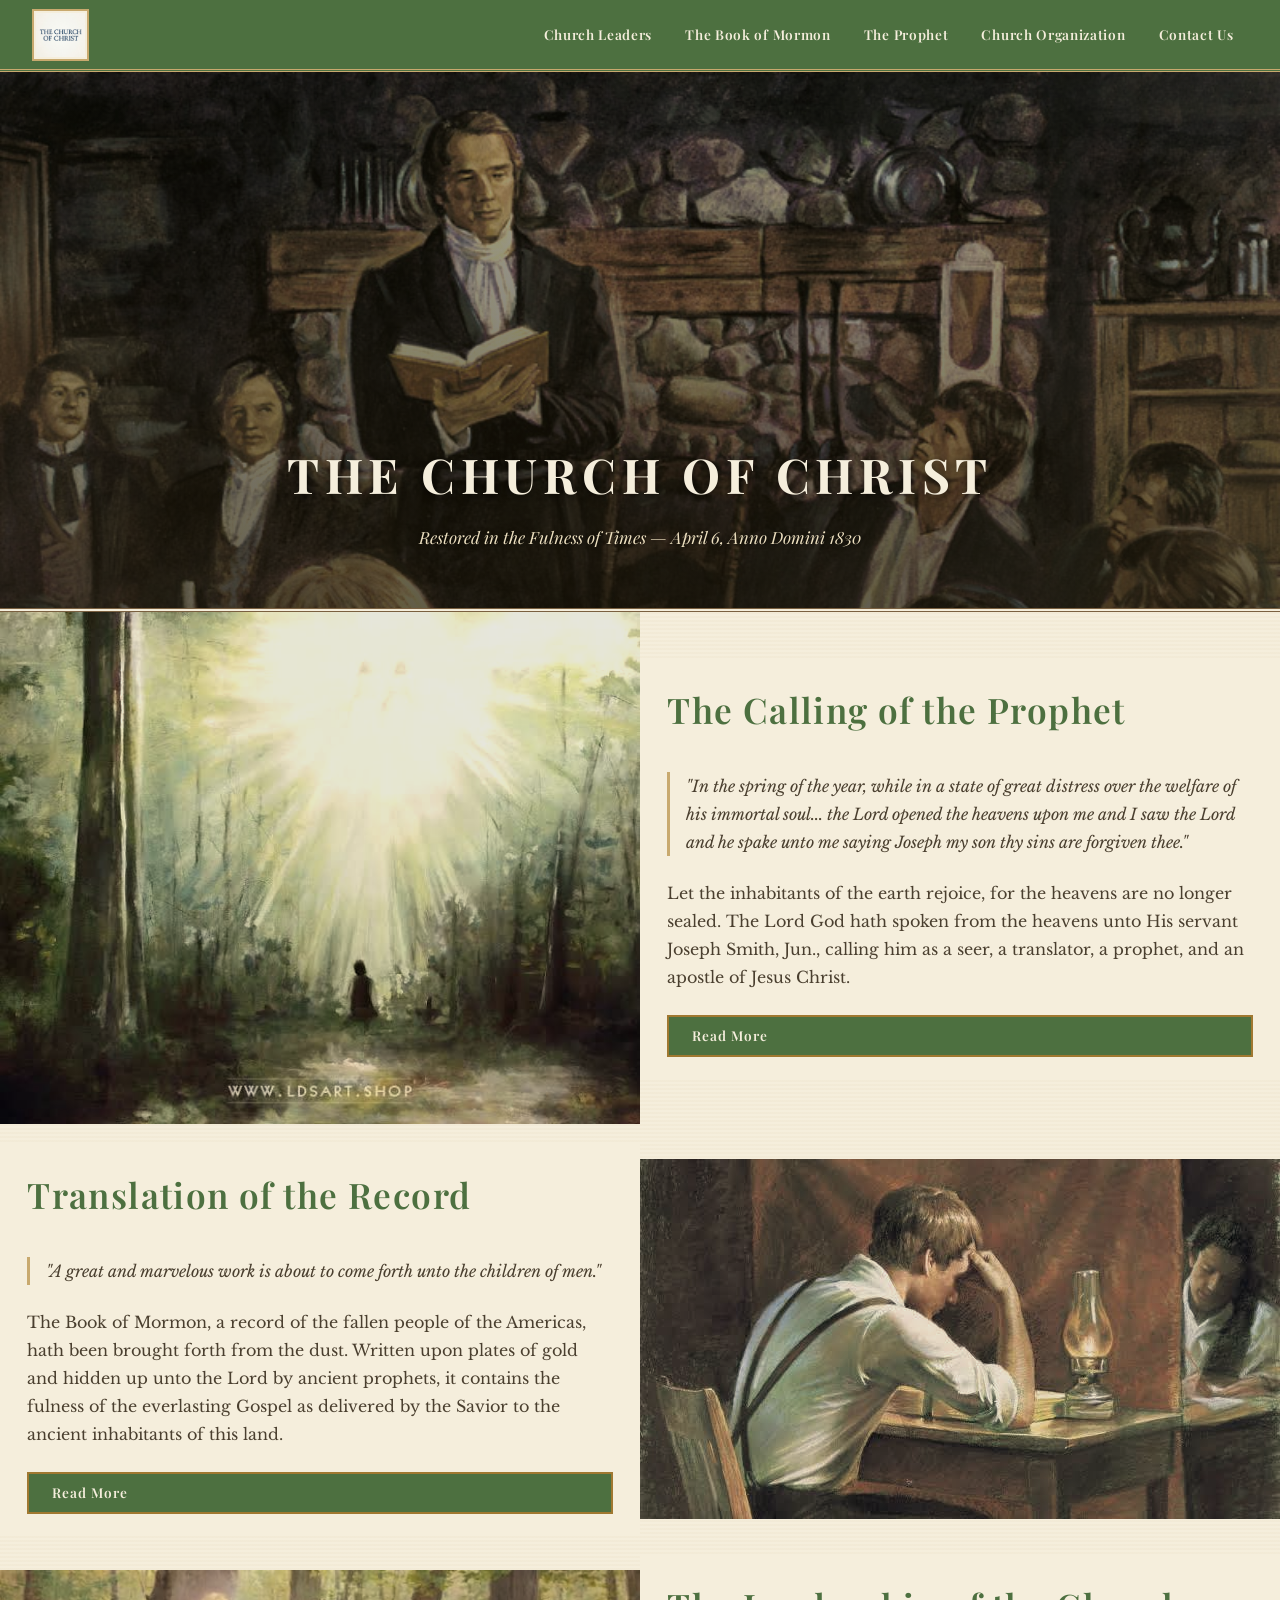
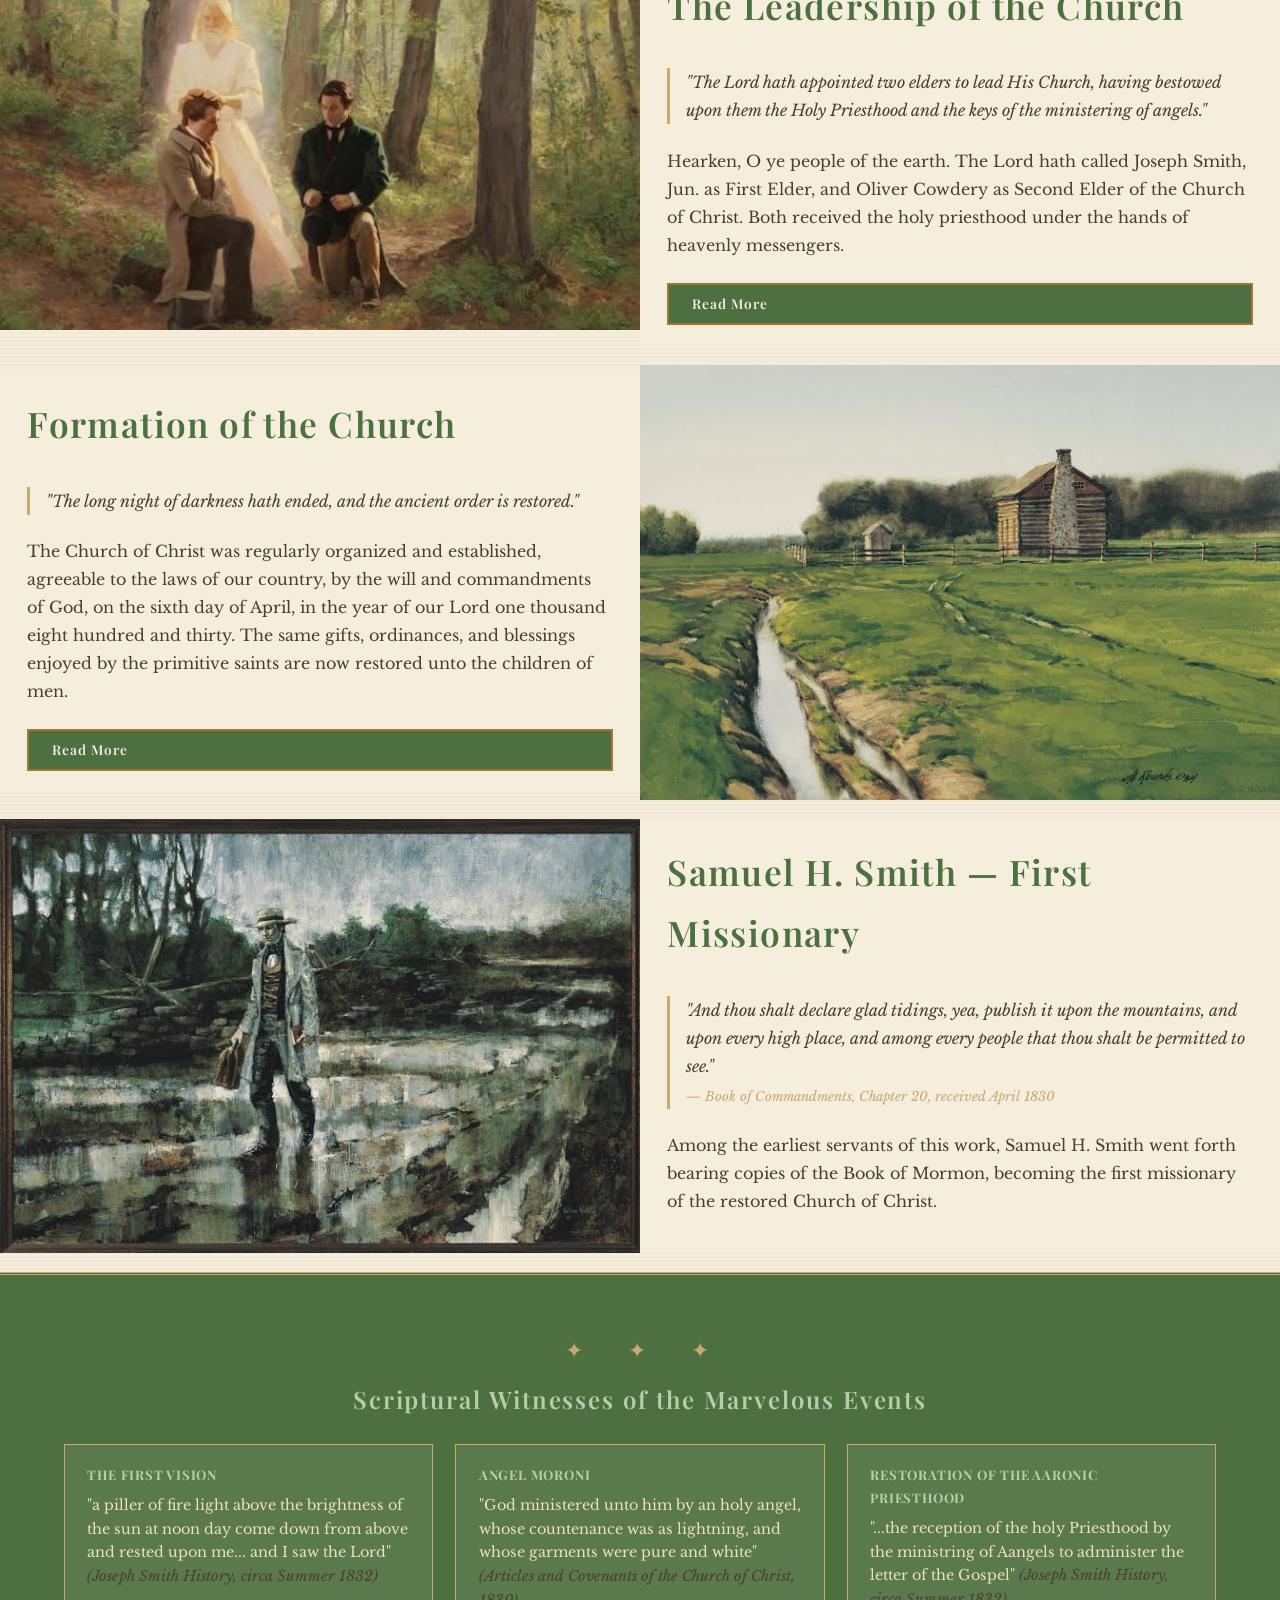
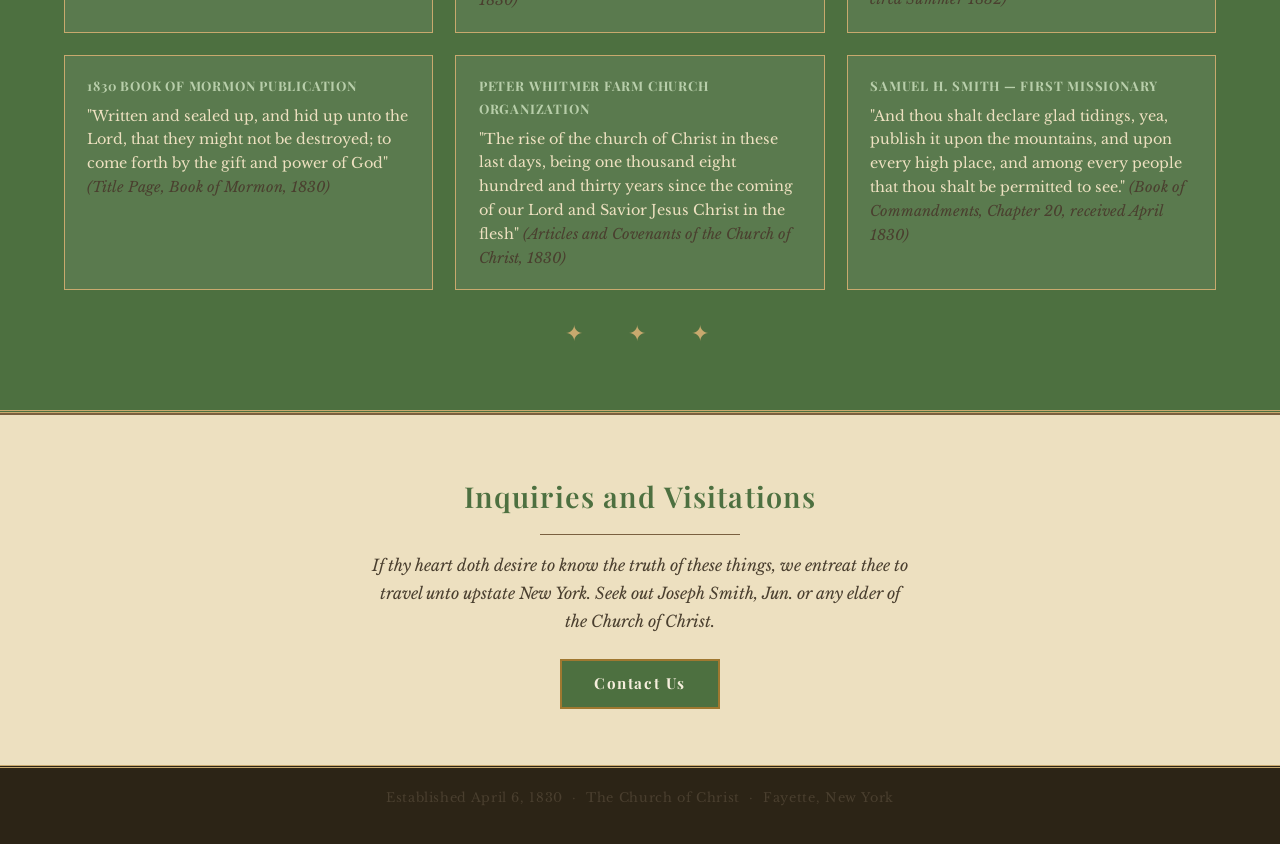
<file: index.html>
<!DOCTYPE html>
<html lang="en">
<head>
  <meta charset="UTF-8" />
  <meta name="viewport" content="width=device-width, initial-scale=1.0" />
  <meta name="description" content="The Church of Christ — Restored in these latter days. Bearing witness of the First Vision, the Book of Mormon, and the restoration of the Holy Priesthood." />
  <title>The Church of Christ</title>
  <link rel="stylesheet" href="styles.css" />
</head>
<body>

  <!-- ══════════════════════════════════════════
       NAVIGATION
  ══════════════════════════════════════════ -->
  <nav class="site-nav">
    <a class="logo-wrap" href="index.html">
      <img src="Photos/logo.jpeg" alt="Church of Christ Seal" />
    </a>
    <ul>
      <li><a href="Church_Leaders.html">Church Leaders</a></li>
      <li><a href="The_Book_of_Mormon.html">The Book of Mormon</a></li>
      <li><a href="The_Prophet.html">The Prophet</a></li>
      <li><a href="Church_Organization.html">Church Organization</a></li>
      <li><a href="Contact_Us.html">Contact Us</a></li>
    </ul>
  </nav>

  <!-- ══════════════════════════════════════════
       HERO — Jesus Christ
  ══════════════════════════════════════════ -->
  <section class="hero">
    <img src="Photos/organize_hor.jpg" alt="The Organization of the Church of Christ" />
    <div class="hero-overlay">
      <h1>The Church of Christ</h1>
      <p class="hero-sub">Restored in the Fulness of Times — April 6, Anno Domini 1830</p>
    </div>
  </section>

  <!-- ══════════════════════════════════════════
       ROW 1 — The First Vision (image left)
  ══════════════════════════════════════════ -->
  <section class="content-section">
    <div class="section-image">
      <img src="Photos/Vision_hor.jpeg" alt="The First Vision — The Sacred Grove" />
    </div>
    <div class="section-text">
      <h2>The Calling of the Prophet</h2>
      <blockquote>
        "In the spring of the year, while in a state of great distress over the welfare of
        his immortal soul... the Lord opened the heavens upon me and I saw the Lord and
        he spake unto me saying Joseph my son thy sins are forgiven thee."
      </blockquote>
      <p>
        Let the inhabitants of the earth rejoice, for the heavens are no longer sealed.
        The Lord God hath spoken from the heavens unto His servant Joseph Smith, Jun.,
        calling him as a seer, a translator, a prophet, and an apostle of Jesus Christ.
      </p>
      <a class="btn-readmore" href="The_Prophet.html">Read More</a>
    </div>
  </section>

  <!-- ══════════════════════════════════════════
       ROW 2 — Book of Mormon (text left, image right)
  ══════════════════════════════════════════ -->
  <section class="content-section reverse">
    <div class="section-image">
      <img src="Photos/translation_hor.jpeg" alt="Translation of the Record — Book of Mormon" />
    </div>
    <div class="section-text">
      <h2>Translation of the Record</h2>
      <blockquote>
        "A great and marvelous work is about to come forth unto the children of men."
      </blockquote>
      <p>
        The Book of Mormon, a record of the fallen people of the Americas, hath been brought
        forth from the dust. Written upon plates of gold and hidden up unto the Lord by
        ancient prophets, it contains the fulness of the everlasting Gospel as delivered
        by the Savior to the ancient inhabitants of this land.
      </p>
      <a class="btn-readmore" href="The_Book_of_Mormon.html">Read More</a>
    </div>
  </section>

  <!-- ══════════════════════════════════════════
       ROW 3 — Priesthood Restoration (image left)
  ══════════════════════════════════════════ -->
  <section class="content-section">
    <div class="section-image">
      <img src="Photos/Priesthood_hor.jpeg" alt="Restoration of the Priesthood" />
    </div>
    <div class="section-text">
      <h2>The Leadership of the Church</h2>
      <blockquote>
        "The Lord hath appointed two elders to lead His Church, having bestowed upon
        them the Holy Priesthood and the keys of the ministering of angels."
      </blockquote>
      <p>
        Hearken, O ye people of the earth. The Lord hath called Joseph Smith, Jun. as
        First Elder, and Oliver Cowdery as Second Elder of the Church of Christ.
        Both received the holy priesthood under the hands of heavenly messengers.
      </p>
      <a class="btn-readmore" href="Church_Leaders.html">Read More</a>
    </div>
  </section>

  <!-- ══════════════════════════════════════════
       ROW 4 — Formation of the Church (text left, image right)
  ══════════════════════════════════════════ -->
  <section class="content-section reverse">
    <div class="section-image">
      <img src="Photos/Fayette_hor.jpeg" alt="Peter Whitmer Farm — Church Organization" />
    </div>
    <div class="section-text">
      <h2>Formation of the Church</h2>
      <blockquote>
        "The long night of darkness hath ended, and the ancient order is restored."
      </blockquote>
      <p>
        The Church of Christ was regularly organized and established, agreeable to the
        laws of our country, by the will and commandments of God, on the sixth day of
        April, in the year of our Lord one thousand eight hundred and thirty.
        The same gifts, ordinances, and blessings enjoyed by the primitive saints are
        now restored unto the children of men.
      </p>
      <a class="btn-readmore" href="Church_Organization.html">Read More</a>
    </div>
  </section>

  <!-- ══════════════════════════════════════════
       ROW 5 — Samuel H. Smith, First Missionary
  ══════════════════════════════════════════ -->
  <section class="content-section">
    <div class="section-image">
      <img src="Photos/samuel_hor.jpeg" alt="Samuel H. Smith — First Missionary" />
    </div>
    <div class="section-text">
      <h2>Samuel H. Smith — First Missionary</h2>
      <blockquote>
        "And thou shalt declare glad tidings, yea, publish it upon the mountains,
        and upon every high place, and among every people that thou shalt be
        permitted to see."
        <cite style="display:block; margin-top:0.4rem; font-size:0.82rem; color:var(--sepia);">
          — Book of Commandments, Chapter 20, received April 1830
        </cite>
      </blockquote>
      <p>
        Among the earliest servants of this work, Samuel H. Smith went forth
        bearing copies of the Book of Mormon, becoming the first missionary of
        the restored Church of Christ.
      </p>
    </div>
  </section>

  <!-- ══════════════════════════════════════════
       SCRIPTURAL WITNESSES BAND
  ══════════════════════════════════════════ -->
  <section class="witnesses-band">
    <div class="ornament">✦ &nbsp; ✦ &nbsp; ✦</div>
    <h2>Scriptural Witnesses of the Marvelous Events</h2>
    <div class="witnesses-grid">

      <div class="witness-card">
        <span class="witness-label">The First Vision</span>
        <p>
          "a piller of fire light above the brightness of the sun at noon day come
          down from above and rested upon me... and I saw the Lord"
          <em>(Joseph Smith History, circa Summer 1832)</em>
        </p>
      </div>

      <div class="witness-card">
        <span class="witness-label">Angel Moroni</span>
        <p>
          "God ministered unto him by an holy angel, whose countenance was as
          lightning, and whose garments were pure and white"
          <em>(Articles and Covenants of the Church of Christ, 1830)</em>
        </p>
      </div>

      <div class="witness-card">
        <span class="witness-label">Restoration of the Aaronic Priesthood</span>
        <p>
          "...the reception of the holy Priesthood by the ministring of Aangels to
          administer the letter of the Gospel"
          <em>(Joseph Smith History, circa Summer 1832)</em>
        </p>
      </div>

      <div class="witness-card">
        <span class="witness-label">1830 Book of Mormon Publication</span>
        <p>
          "Written and sealed up, and hid up unto the Lord, that they might not be
          destroyed; to come forth by the gift and power of God"
          <em>(Title Page, Book of Mormon, 1830)</em>
        </p>
      </div>

      <div class="witness-card">
        <span class="witness-label">Peter Whitmer Farm Church Organization</span>
        <p>
          "The rise of the church of Christ in these last days, being one thousand
          eight hundred and thirty years since the coming of our Lord and Savior
          Jesus Christ in the flesh"
          <em>(Articles and Covenants of the Church of Christ, 1830)</em>
        </p>
      </div>

      <div class="witness-card">
        <span class="witness-label">Samuel H. Smith — First Missionary</span>
        <p>
          "And thou shalt declare glad tidings, yea, publish it upon the mountains,
          and upon every high place, and among every people that thou shalt be
          permitted to see."
          <em>(Book of Commandments, Chapter 20, received April 1830)</em>
        </p>
      </div>

    </div>
    <div class="ornament" style="margin-top:1.5rem;">✦ &nbsp; ✦ &nbsp; ✦</div>
  </section>

  <!-- ══════════════════════════════════════════
       INQUIRIES & VISITATIONS BANNER
  ══════════════════════════════════════════ -->
  <section class="inquiries">
    <h2>Inquiries and Visitations</h2>
    <hr class="rule" style="max-width:200px; margin: 0.5rem auto 1rem;" />
    <p>
      If thy heart doth desire to know the truth of these things,
      we entreat thee to travel unto upstate New York. Seek out Joseph Smith, Jun.
      or any elder of the Church of Christ.
    </p>
    <a class="btn-contact" href="Contact_Us.html">Contact Us</a>
  </section>

  <!-- ══════════════════════════════════════════
       FOOTER
  ══════════════════════════════════════════ -->
  <footer>
    <p>Established April 6, 1830 &nbsp;·&nbsp; The Church of Christ &nbsp;·&nbsp; Fayette, New York</p>
  </footer>

</body>
</html>
</file>
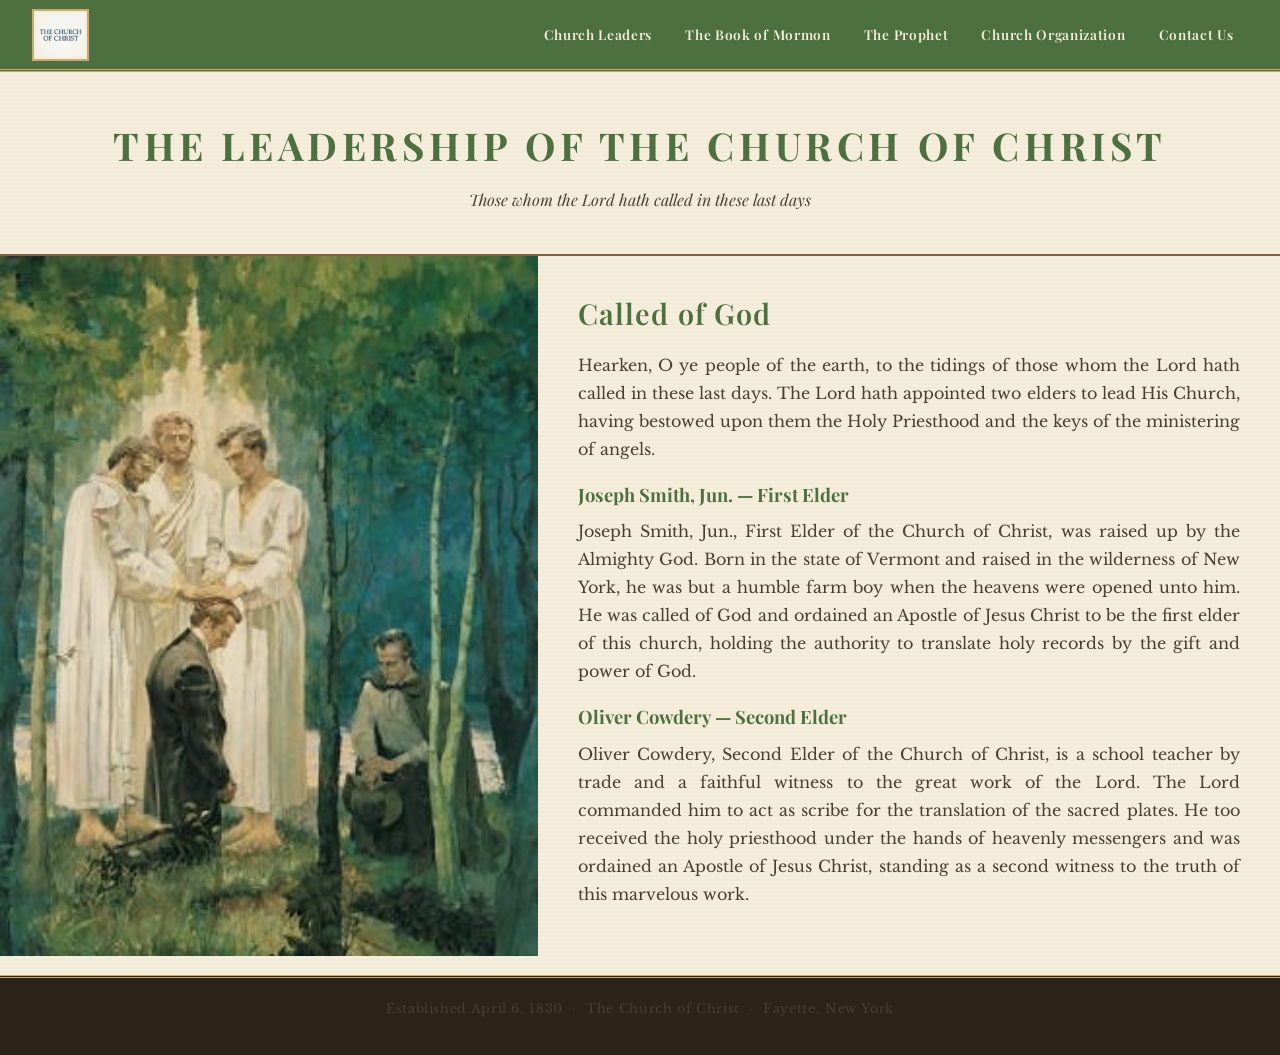
<file: Church_Leaders.html>
<!DOCTYPE html>
<html lang="en">
<head>
  <meta charset="UTF-8" />
  <meta name="viewport" content="width=device-width, initial-scale=1.0" />
  <meta name="description" content="Church Leaders of the Church of Christ — Joseph Smith, Jun. and Oliver Cowdery, called of God in these latter days." />
  <title>Church Leaders | The Church of Christ</title>
  <link rel="stylesheet" href="styles.css" />
</head>
<body>

  <nav class="site-nav">
    <a class="logo-wrap" href="index.html">
      <img src="Photos/logo.jpeg" alt="Church of Christ Seal" />
    </a>
    <ul>
      <li><a href="Church_Leaders.html">Church Leaders</a></li>
      <li><a href="The_Book_of_Mormon.html">The Book of Mormon</a></li>
      <li><a href="The_Prophet.html">The Prophet</a></li>
      <li><a href="Church_Organization.html">Church Organization</a></li>
      <li><a href="Contact_Us.html">Contact Us</a></li>
    </ul>
  </nav>

  <!-- Page Header -->
  <div class="page-header">
    <h1>The Leadership of the Church of Christ</h1>
    <p class="subtitle">Those whom the Lord hath called in these last days</p>
  </div>

  <!-- Content row with image -->
  <section class="page-intro">
    <div class="intro-image">
      <img src="Photos/preisthood_vert.jpeg" alt="Restoration of the Priesthood" />
    </div>
    <div class="intro-text">
      <h2>Called of God</h2>
      <p>
        Hearken, O ye people of the earth, to the tidings of those whom the Lord hath called in these last days. The Lord hath appointed two elders to lead His Church, having bestowed upon them the Holy Priesthood and the keys of the ministering of angels.
      </p>

      <p class="leader-title">Joseph Smith, Jun. — First Elder</p>
      <p>
        Joseph Smith, Jun., First Elder of the Church of Christ, was raised up by the Almighty God. Born in the state of Vermont and raised in the wilderness of New York, he was but a humble farm boy when the heavens were opened unto him. He was called of God and ordained an Apostle of Jesus Christ to be the first elder of this church, holding the authority to translate holy records by the gift and power of God.
      </p>

      <p class="leader-title">Oliver Cowdery — Second Elder</p>
      <p>
        Oliver Cowdery, Second Elder of the Church of Christ, is a school teacher by trade and a faithful witness to the great work of the Lord. The Lord commanded him to act as scribe for the translation of the sacred plates. He too received the holy priesthood under the hands of heavenly messengers and was ordained an Apostle of Jesus Christ, standing as a second witness to the truth of this marvelous work.
      </p>
    </div>
  </section>

  <footer>
    <p>Established April 6, 1830 &nbsp;·&nbsp; The Church of Christ &nbsp;·&nbsp; Fayette, New York</p>
  </footer>

</body>
</html>
</file>
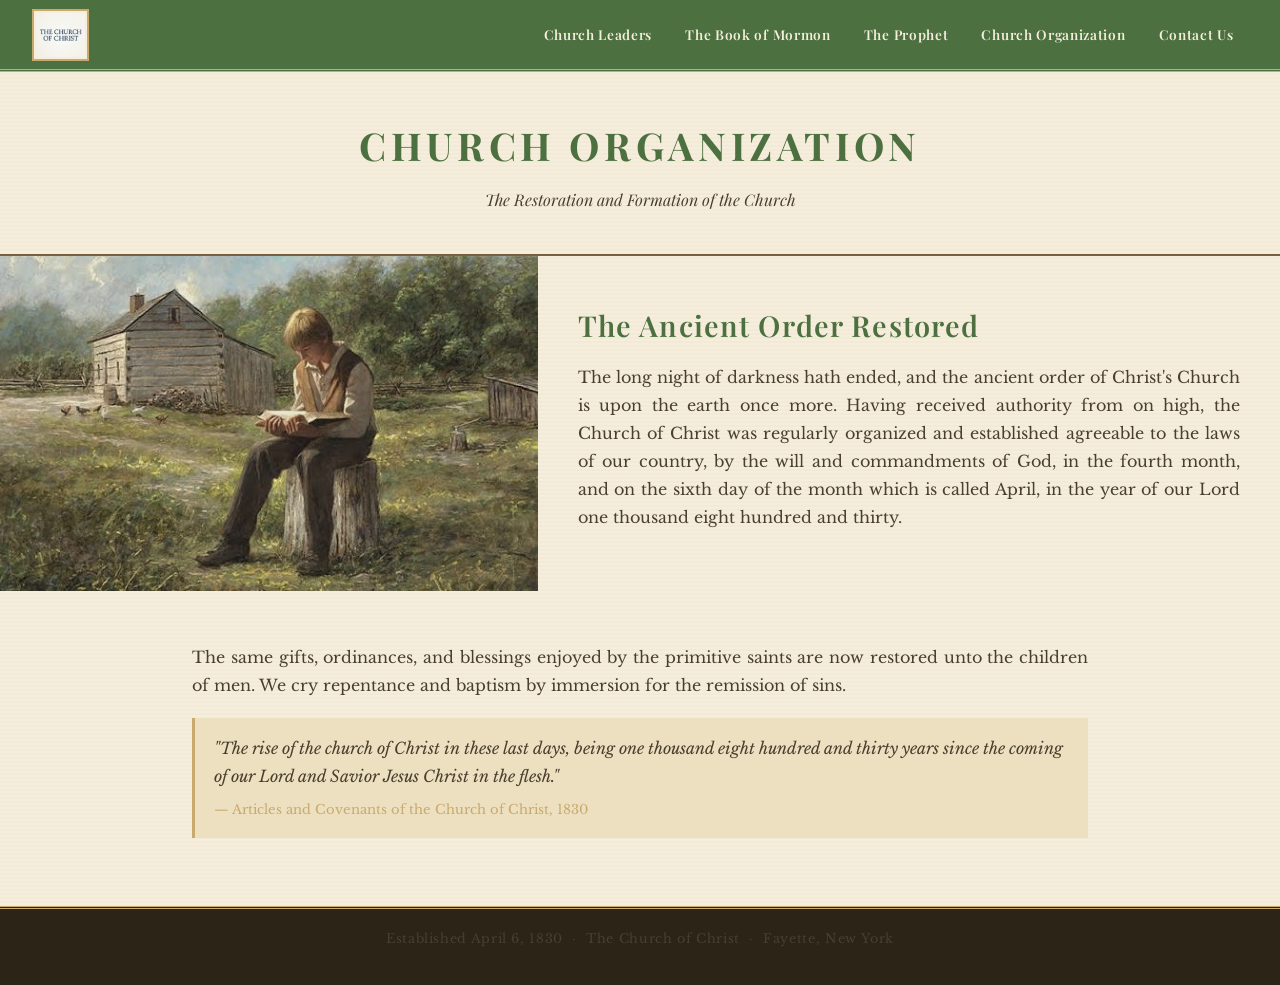
<file: Church_Organization.html>
<!DOCTYPE html>
<html lang="en">
<head>
  <meta charset="UTF-8" />
  <meta name="viewport" content="width=device-width, initial-scale=1.0" />
  <meta name="description" content="Church Organization — The Church of Christ was organized on April 6, 1830, by the will and commandments of God." />
  <title>Church Organization | The Church of Christ</title>
  <link rel="stylesheet" href="styles.css" />
</head>
<body>

  <nav class="site-nav">
    <a class="logo-wrap" href="index.html">
      <img src="Photos/logo.jpeg" alt="Church of Christ Seal" />
    </a>
    <ul>
      <li><a href="Church_Leaders.html">Church Leaders</a></li>
      <li><a href="The_Book_of_Mormon.html">The Book of Mormon</a></li>
      <li><a href="The_Prophet.html">The Prophet</a></li>
      <li><a href="Church_Organization.html">Church Organization</a></li>
      <li><a href="Contact_Us.html">Contact Us</a></li>
    </ul>
  </nav>

  <!-- Page Header -->
  <div class="page-header">
    <h1>Church Organization</h1>
    <p class="subtitle">The Restoration and Formation of the Church</p>
  </div>

  <!-- Intro row with image -->
  <section class="page-intro">
    <div class="intro-image">
      <img src="Photos/organization_vert.jpeg" alt="The Organization of the Church of Christ" />
    </div>
    <div class="intro-text">
      <h2>The Ancient Order Restored</h2>
      <p>
        The long night of darkness hath ended, and the ancient order of Christ's Church is upon the earth once more. Having received authority from on high, the Church of Christ was regularly organized and established agreeable to the laws of our country, by the will and commandments of God, in the fourth month, and on the sixth day of the month which is called April, in the year of our Lord one thousand eight hundred and thirty.
      </p>
    </div>
  </section>

  <!-- Body content -->
  <div class="page-content">
    <p>
      The same gifts, ordinances, and blessings enjoyed by the primitive saints are now restored unto the children of men. We cry repentance and baptism by immersion for the remission of sins.
    </p>

    <blockquote>
      "The rise of the church of Christ in these last days, being one thousand eight hundred and thirty years since the coming of our Lord and Savior Jesus Christ in the flesh."
      <cite>— Articles and Covenants of the Church of Christ, 1830</cite>
    </blockquote>
  </div>

  <footer>
    <p>Established April 6, 1830 &nbsp;·&nbsp; The Church of Christ &nbsp;·&nbsp; Fayette, New York</p>
  </footer>

</body>
</html>
</file>
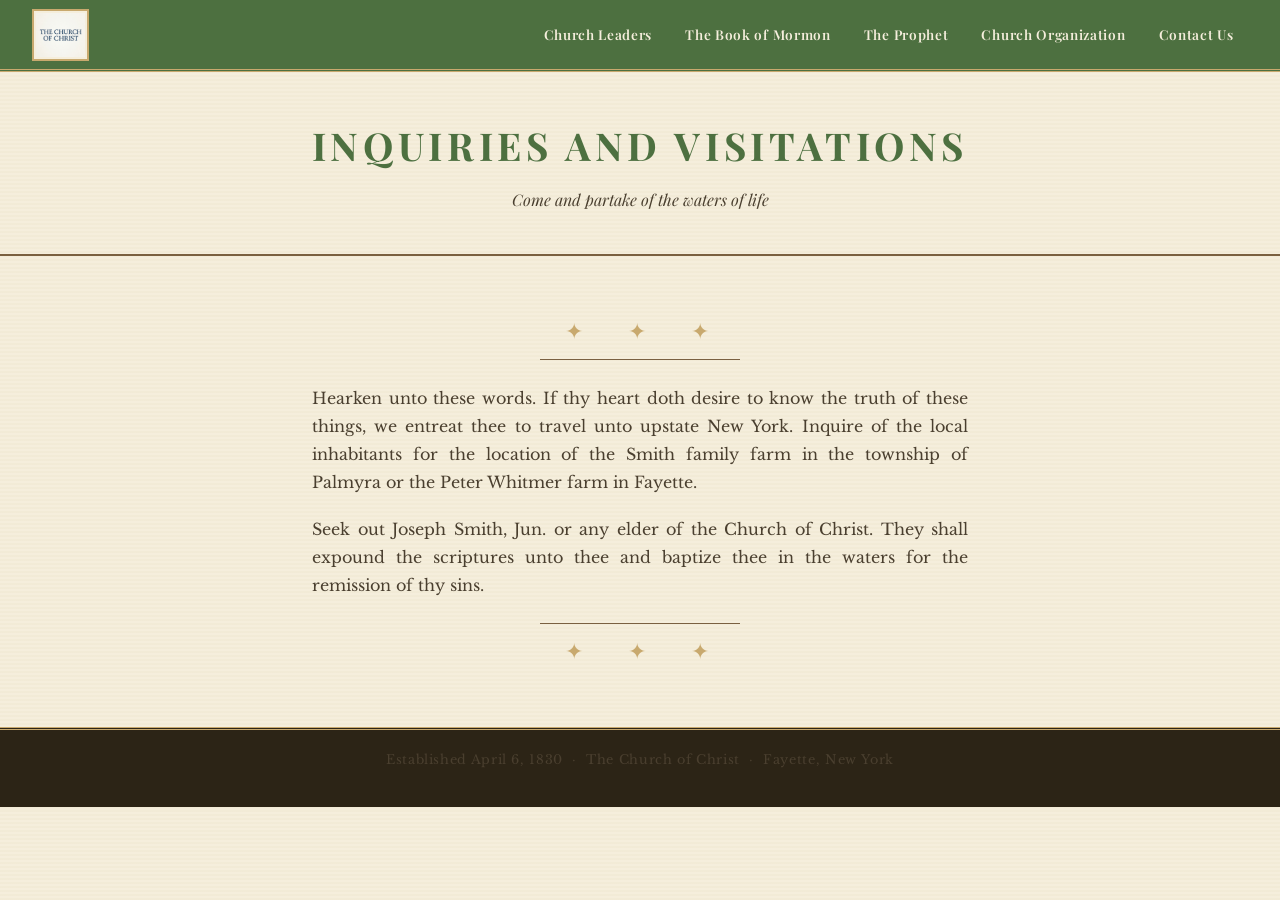
<file: Contact_Us.html>
<!DOCTYPE html>
<html lang="en">
<head>
  <meta charset="UTF-8" />
  <meta name="viewport" content="width=device-width, initial-scale=1.0" />
  <meta name="description" content="Contact the Church of Christ — Travel unto upstate New York and seek out the elders." />
  <title>Contact Us | The Church of Christ</title>
  <link rel="stylesheet" href="styles.css" />
</head>
<body>

  <nav class="site-nav">
    <a class="logo-wrap" href="index.html">
      <img src="Photos/logo.jpeg" alt="Church of Christ Seal" />
    </a>
    <ul>
      <li><a href="Church_Leaders.html">Church Leaders</a></li>
      <li><a href="The_Book_of_Mormon.html">The Book of Mormon</a></li>
      <li><a href="The_Prophet.html">The Prophet</a></li>
      <li><a href="Church_Organization.html">Church Organization</a></li>
      <li><a href="Contact_Us.html">Contact Us</a></li>
    </ul>
  </nav>

  <!-- Page Header -->
  <div class="page-header">
    <h1>Inquiries and Visitations</h1>
    <p class="subtitle">Come and partake of the waters of life</p>
  </div>

  <!-- Body content -->
  <div class="contact-body">
    <div class="ornament">✦ &nbsp; ✦ &nbsp; ✦</div>
    <hr class="rule" style="max-width:200px; margin: 0.5rem auto 1.5rem;" />

    <p>
      Hearken unto these words. If thy heart doth desire to know the truth of these things, we entreat thee to travel unto upstate New York. Inquire of the local inhabitants for the location of the Smith family farm in the township of Palmyra or the Peter Whitmer farm in Fayette.
    </p>
    <p>
      Seek out Joseph Smith, Jun. or any elder of the Church of Christ. They shall expound the scriptures unto thee and baptize thee in the waters for the remission of thy sins.
    </p>

    <hr class="rule" style="max-width:200px; margin: 1.5rem auto 0.5rem;" />
    <div class="ornament">✦ &nbsp; ✦ &nbsp; ✦</div>
  </div>

  <footer>
    <p>Established April 6, 1830 &nbsp;·&nbsp; The Church of Christ &nbsp;·&nbsp; Fayette, New York</p>
  </footer>

</body>
</html>
</file>
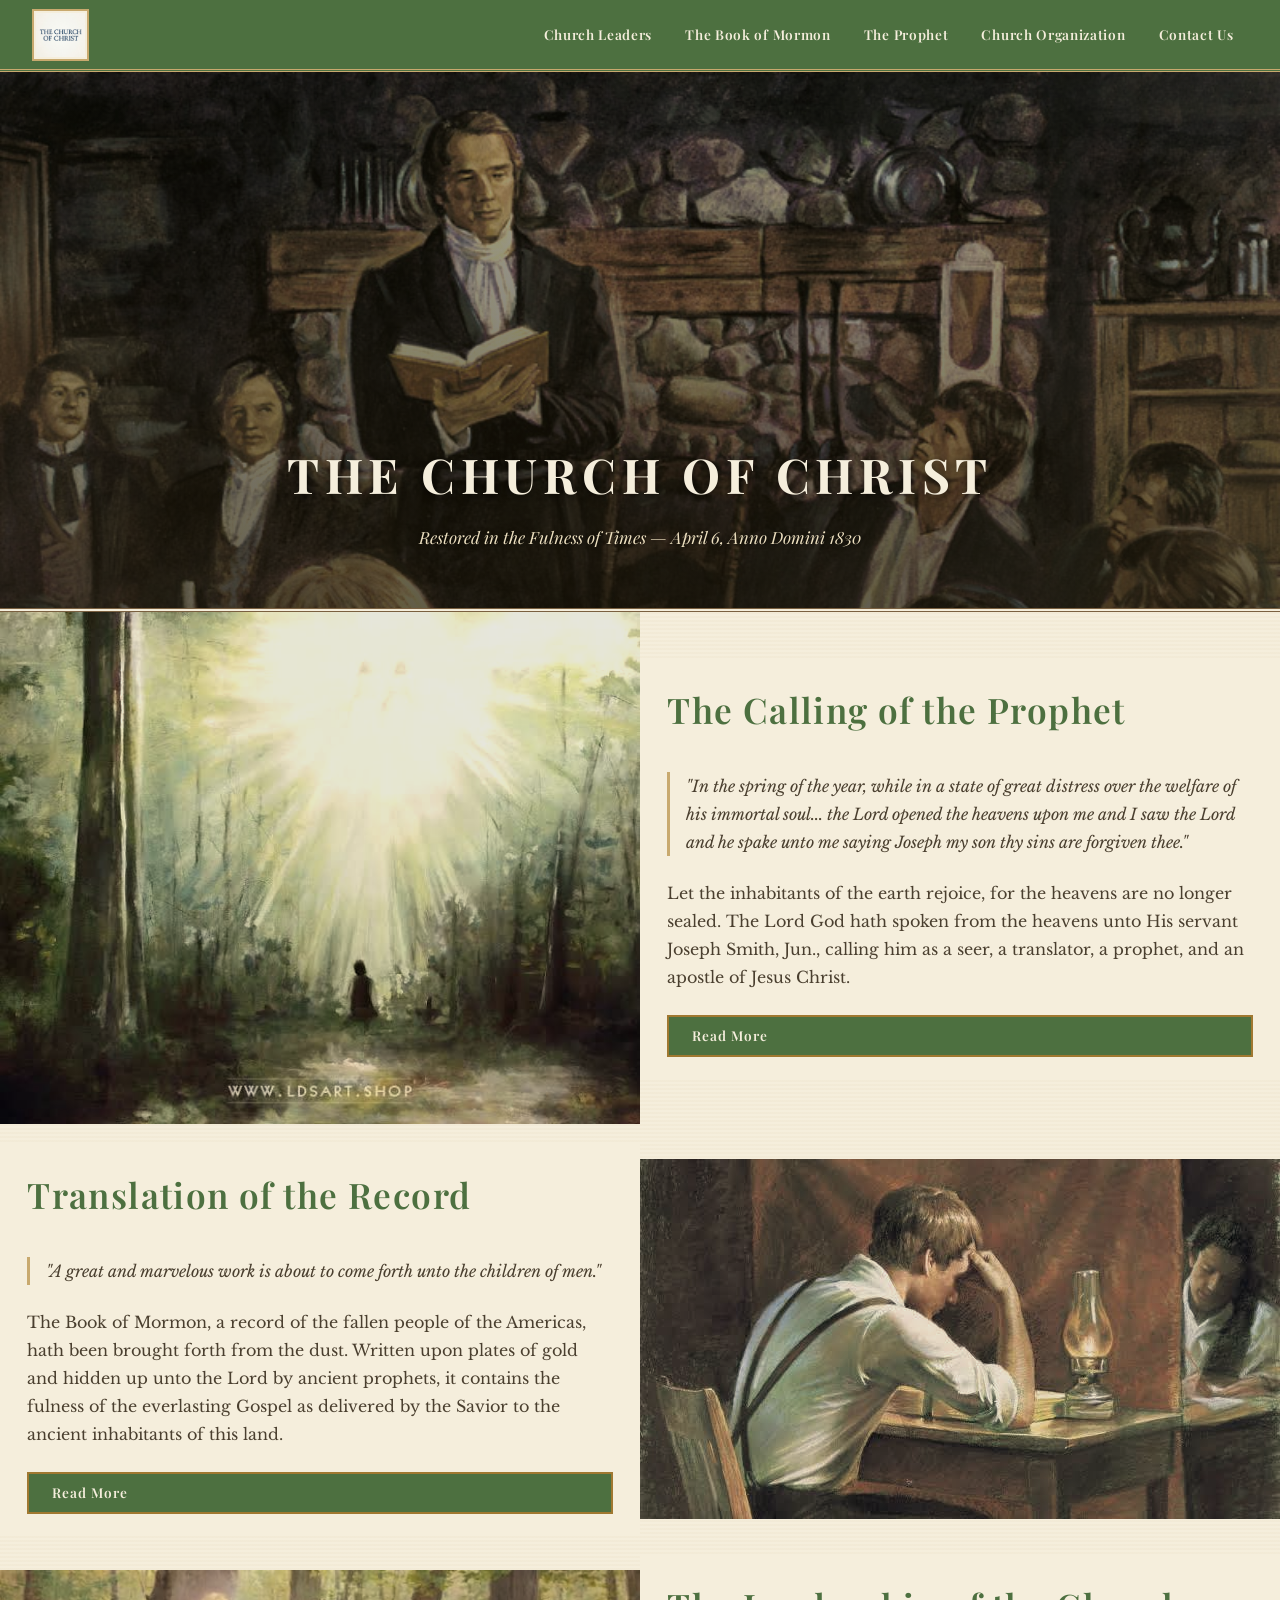
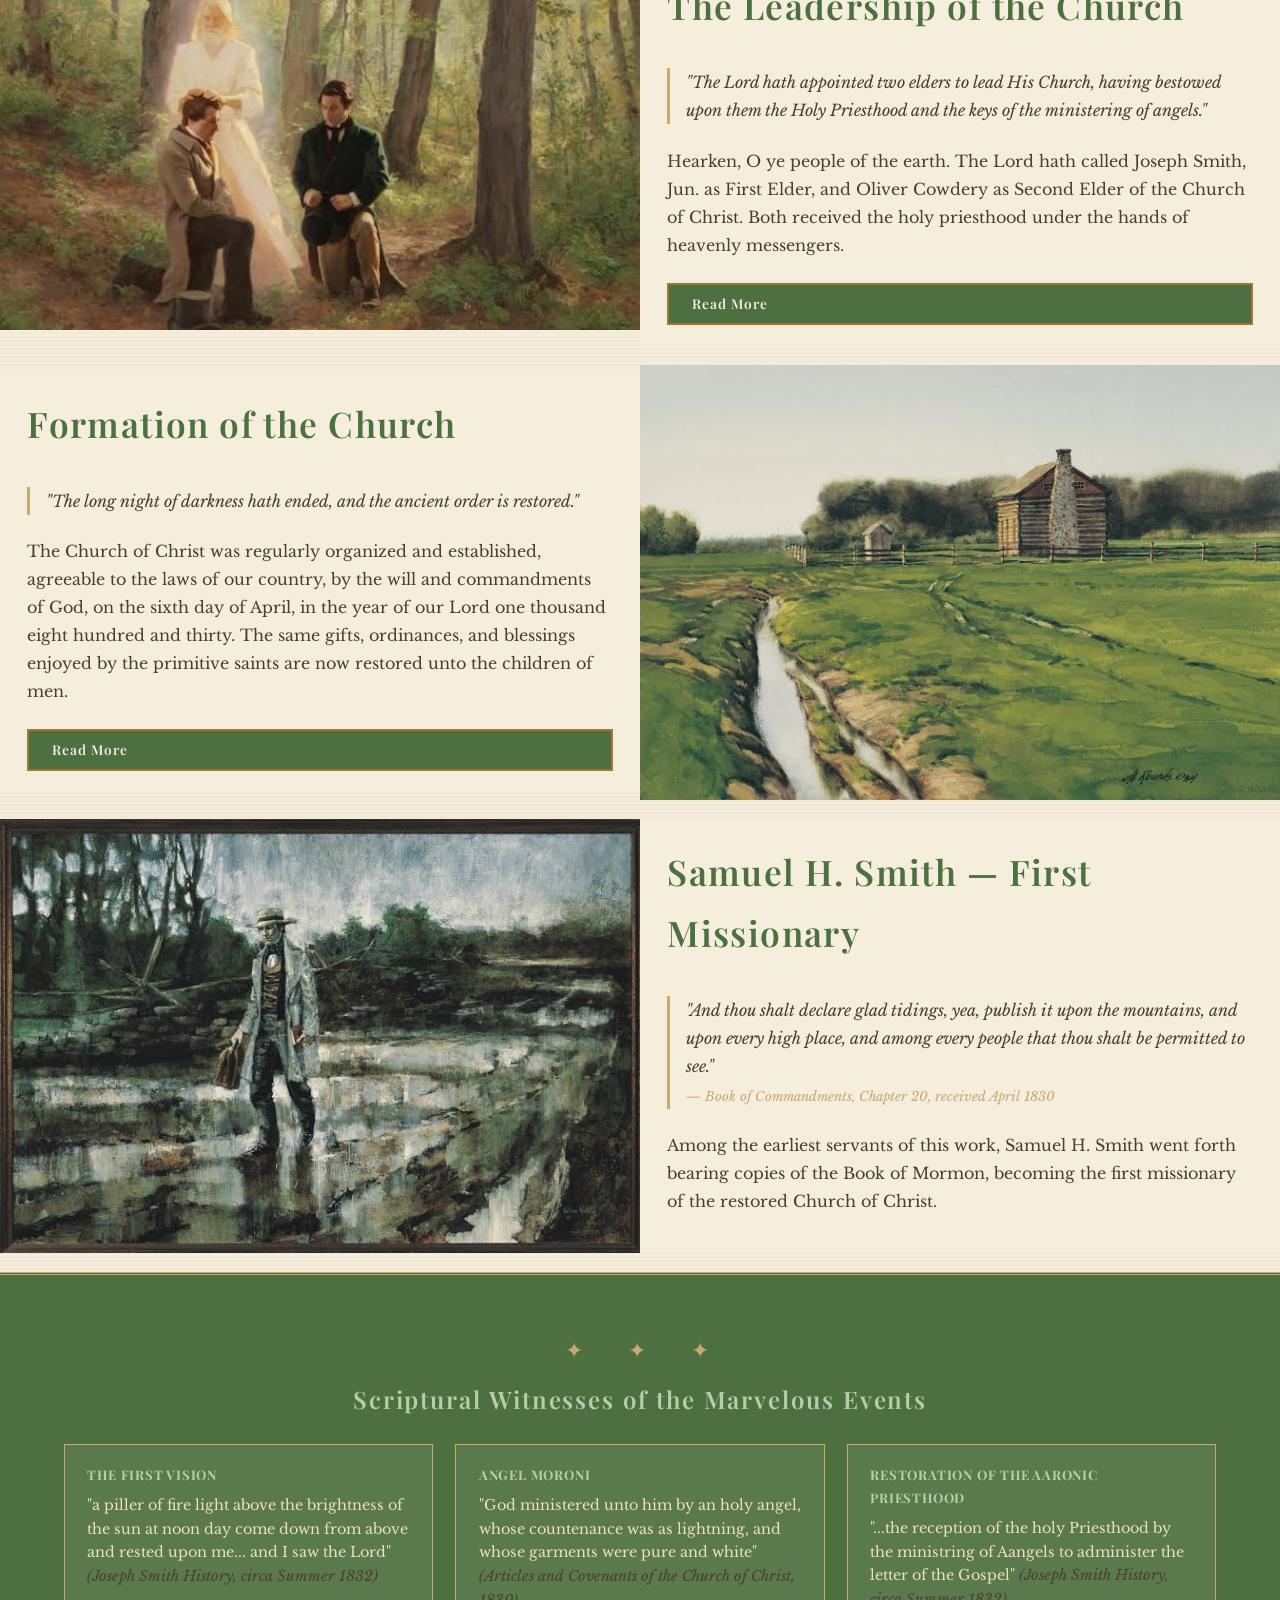
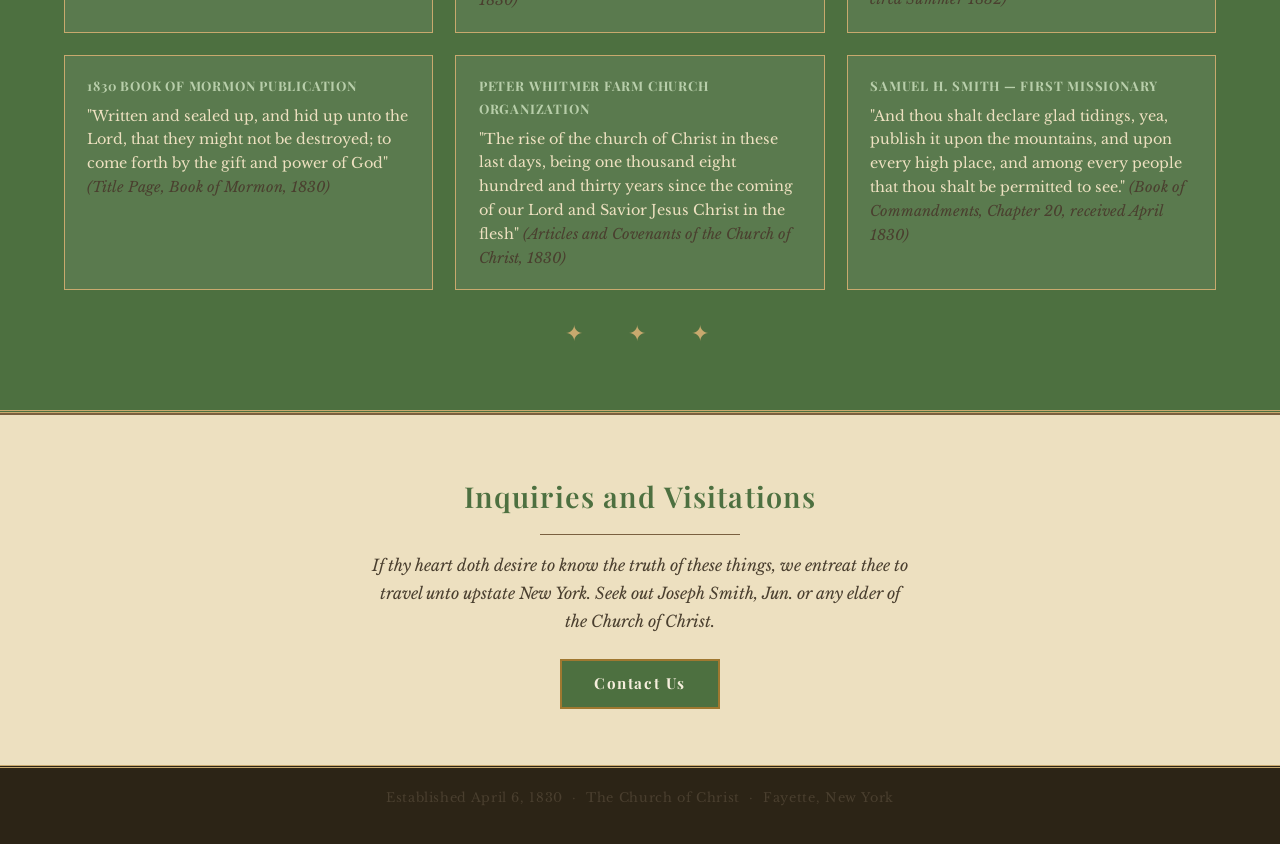
<file: Home.html>
<!DOCTYPE html>
<html lang="en">
<head>
  <meta charset="UTF-8" />
  <meta name="viewport" content="width=device-width, initial-scale=1.0" />
  <meta name="description" content="The Church of Christ — Restored in these latter days. Bearing witness of the First Vision, the Book of Mormon, and the restoration of the Holy Priesthood." />
  <title>The Church of Christ</title>
  <link rel="stylesheet" href="styles.css" />
</head>
<body>

  <!-- ══════════════════════════════════════════
       NAVIGATION
  ══════════════════════════════════════════ -->
  <nav class="site-nav">
    <a class="logo-wrap" href="Home.html">
      <img src="Photos/logo.jpeg" alt="Church of Christ Seal" />
    </a>
    <ul>
      <li><a href="Church_Leaders.html">Church Leaders</a></li>
      <li><a href="The_Book_of_Mormon.html">The Book of Mormon</a></li>
      <li><a href="The_Prophet.html">The Prophet</a></li>
      <li><a href="Church_Organization.html">Church Organization</a></li>
      <li><a href="Contact_Us.html">Contact Us</a></li>
    </ul>
  </nav>

  <!-- ══════════════════════════════════════════
       HERO — Jesus Christ
  ══════════════════════════════════════════ -->
  <section class="hero">
    <img src="Photos/organize_hor.jpg" alt="The Organization of the Church of Christ" />
    <div class="hero-overlay">
      <h1>The Church of Christ</h1>
      <p class="hero-sub">Restored in the Fulness of Times — April 6, Anno Domini 1830</p>
    </div>
  </section>

  <!-- ══════════════════════════════════════════
       ROW 1 — The First Vision (image left)
  ══════════════════════════════════════════ -->
  <section class="content-section">
    <div class="section-image">
      <img src="Photos/Vision_hor.jpeg" alt="The First Vision — The Sacred Grove" />
    </div>
    <div class="section-text">
      <h2>The Calling of the Prophet</h2>
      <blockquote>
        "In the spring of the year, while in a state of great distress over the welfare of
        his immortal soul... the Lord opened the heavens upon me and I saw the Lord and
        he spake unto me saying Joseph my son thy sins are forgiven thee."
      </blockquote>
      <p>
        Let the inhabitants of the earth rejoice, for the heavens are no longer sealed.
        The Lord God hath spoken from the heavens unto His servant Joseph Smith, Jun.,
        calling him as a seer, a translator, a prophet, and an apostle of Jesus Christ.
      </p>
      <a class="btn-readmore" href="The_Prophet.html">Read More</a>
    </div>
  </section>

  <!-- ══════════════════════════════════════════
       ROW 2 — Book of Mormon (text left, image right)
  ══════════════════════════════════════════ -->
  <section class="content-section reverse">
    <div class="section-image">
      <img src="Photos/translation_hor.jpeg" alt="Translation of the Record — Book of Mormon" />
    </div>
    <div class="section-text">
      <h2>Translation of the Record</h2>
      <blockquote>
        "A great and marvelous work is about to come forth unto the children of men."
      </blockquote>
      <p>
        The Book of Mormon, a record of the fallen people of the Americas, hath been brought
        forth from the dust. Written upon plates of gold and hidden up unto the Lord by
        ancient prophets, it contains the fulness of the everlasting Gospel as delivered
        by the Savior to the ancient inhabitants of this land.
      </p>
      <a class="btn-readmore" href="The_Book_of_Mormon.html">Read More</a>
    </div>
  </section>

  <!-- ══════════════════════════════════════════
       ROW 3 — Priesthood Restoration (image left)
  ══════════════════════════════════════════ -->
  <section class="content-section">
    <div class="section-image">
      <img src="Photos/Priesthood_hor.jpeg" alt="Restoration of the Priesthood" />
    </div>
    <div class="section-text">
      <h2>The Leadership of the Church</h2>
      <blockquote>
        "The Lord hath appointed two elders to lead His Church, having bestowed upon
        them the Holy Priesthood and the keys of the ministering of angels."
      </blockquote>
      <p>
        Hearken, O ye people of the earth. The Lord hath called Joseph Smith, Jun. as
        First Elder, and Oliver Cowdery as Second Elder of the Church of Christ.
        Both received the holy priesthood under the hands of heavenly messengers.
      </p>
      <a class="btn-readmore" href="Church_Leaders.html">Read More</a>
    </div>
  </section>

  <!-- ══════════════════════════════════════════
       ROW 4 — Formation of the Church (text left, image right)
  ══════════════════════════════════════════ -->
  <section class="content-section reverse">
    <div class="section-image">
      <img src="Photos/Fayette_hor.jpeg" alt="Peter Whitmer Farm — Church Organization" />
    </div>
    <div class="section-text">
      <h2>Formation of the Church</h2>
      <blockquote>
        "The long night of darkness hath ended, and the ancient order is restored."
      </blockquote>
      <p>
        The Church of Christ was regularly organized and established, agreeable to the
        laws of our country, by the will and commandments of God, on the sixth day of
        April, in the year of our Lord one thousand eight hundred and thirty.
        The same gifts, ordinances, and blessings enjoyed by the primitive saints are
        now restored unto the children of men.
      </p>
      <a class="btn-readmore" href="Church_Organization.html">Read More</a>
    </div>
  </section>

  <!-- ══════════════════════════════════════════
       ROW 5 — Samuel H. Smith, First Missionary
  ══════════════════════════════════════════ -->
  <section class="content-section">
    <div class="section-image">
      <img src="Photos/samuel_hor.jpeg" alt="Samuel H. Smith — First Missionary" />
    </div>
    <div class="section-text">
      <h2>Samuel H. Smith — First Missionary</h2>
      <blockquote>
        "And thou shalt declare glad tidings, yea, publish it upon the mountains,
        and upon every high place, and among every people that thou shalt be
        permitted to see."
        <cite style="display:block; margin-top:0.4rem; font-size:0.82rem; color:var(--sepia);">
          — Book of Commandments, Chapter 20, received April 1830
        </cite>
      </blockquote>
      <p>
        Among the earliest servants of this work, Samuel H. Smith went forth
        bearing copies of the Book of Mormon, becoming the first missionary of
        the restored Church of Christ.
      </p>
    </div>
  </section>

  <!-- ══════════════════════════════════════════
       SCRIPTURAL WITNESSES BAND
  ══════════════════════════════════════════ -->
  <section class="witnesses-band">
    <div class="ornament">✦ &nbsp; ✦ &nbsp; ✦</div>
    <h2>Scriptural Witnesses of the Marvelous Events</h2>
    <div class="witnesses-grid">

      <div class="witness-card">
        <span class="witness-label">The First Vision</span>
        <p>
          "a piller of fire light above the brightness of the sun at noon day come
          down from above and rested upon me... and I saw the Lord"
          <em>(Joseph Smith History, circa Summer 1832)</em>
        </p>
      </div>

      <div class="witness-card">
        <span class="witness-label">Angel Moroni</span>
        <p>
          "God ministered unto him by an holy angel, whose countenance was as
          lightning, and whose garments were pure and white"
          <em>(Articles and Covenants of the Church of Christ, 1830)</em>
        </p>
      </div>

      <div class="witness-card">
        <span class="witness-label">Restoration of the Aaronic Priesthood</span>
        <p>
          "...the reception of the holy Priesthood by the ministring of Aangels to
          administer the letter of the Gospel"
          <em>(Joseph Smith History, circa Summer 1832)</em>
        </p>
      </div>

      <div class="witness-card">
        <span class="witness-label">1830 Book of Mormon Publication</span>
        <p>
          "Written and sealed up, and hid up unto the Lord, that they might not be
          destroyed; to come forth by the gift and power of God"
          <em>(Title Page, Book of Mormon, 1830)</em>
        </p>
      </div>

      <div class="witness-card">
        <span class="witness-label">Peter Whitmer Farm Church Organization</span>
        <p>
          "The rise of the church of Christ in these last days, being one thousand
          eight hundred and thirty years since the coming of our Lord and Savior
          Jesus Christ in the flesh"
          <em>(Articles and Covenants of the Church of Christ, 1830)</em>
        </p>
      </div>

      <div class="witness-card">
        <span class="witness-label">Samuel H. Smith — First Missionary</span>
        <p>
          "And thou shalt declare glad tidings, yea, publish it upon the mountains,
          and upon every high place, and among every people that thou shalt be
          permitted to see."
          <em>(Book of Commandments, Chapter 20, received April 1830)</em>
        </p>
      </div>

    </div>
    <div class="ornament" style="margin-top:1.5rem;">✦ &nbsp; ✦ &nbsp; ✦</div>
  </section>

  <!-- ══════════════════════════════════════════
       INQUIRIES & VISITATIONS BANNER
  ══════════════════════════════════════════ -->
  <section class="inquiries">
    <h2>Inquiries and Visitations</h2>
    <hr class="rule" style="max-width:200px; margin: 0.5rem auto 1rem;" />
    <p>
      If thy heart doth desire to know the truth of these things,
      we entreat thee to travel unto upstate New York. Seek out Joseph Smith, Jun.
      or any elder of the Church of Christ.
    </p>
    <a class="btn-contact" href="Contact_Us.html">Contact Us</a>
  </section>

  <!-- ══════════════════════════════════════════
       FOOTER
  ══════════════════════════════════════════ -->
  <footer>
    <p>Established April 6, 1830 &nbsp;·&nbsp; The Church of Christ &nbsp;·&nbsp; Fayette, New York</p>
  </footer>

</body>
</html>
</file>
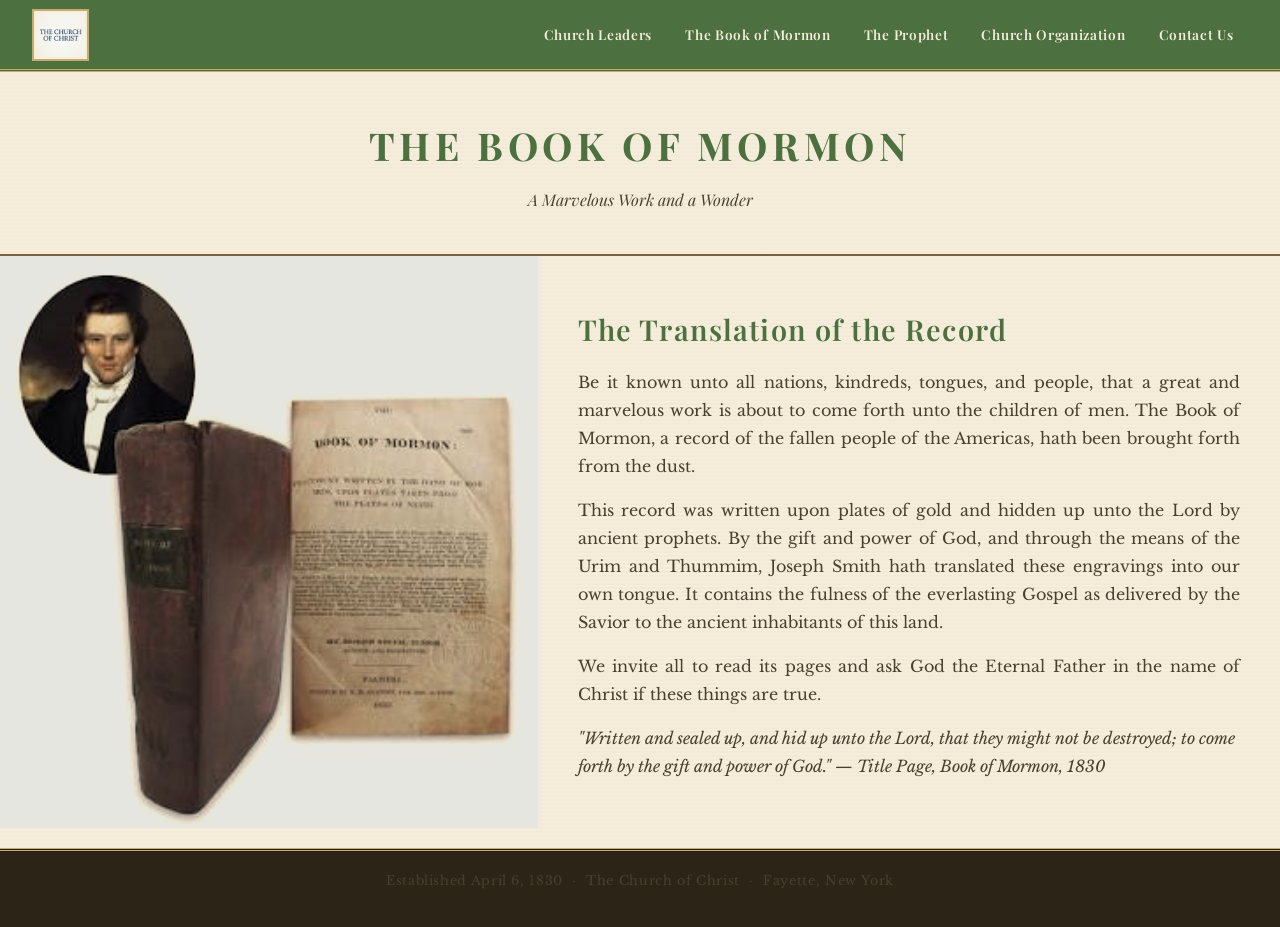
<file: The_Book_of_Mormon.html>
<!DOCTYPE html>
<html lang="en">
<head>
  <meta charset="UTF-8" />
  <meta name="viewport" content="width=device-width, initial-scale=1.0" />
  <meta name="description" content="The Book of Mormon — A record brought forth from the dust by the gift and power of God, translated by Joseph Smith." />
  <title>The Book of Mormon | The Church of Christ</title>
  <link rel="stylesheet" href="styles.css" />
</head>
<body>

  <nav class="site-nav">
    <a class="logo-wrap" href="index.html">
      <img src="Photos/logo.jpeg" alt="Church of Christ Seal" />
    </a>
    <ul>
      <li><a href="Church_Leaders.html">Church Leaders</a></li>
      <li><a href="The_Book_of_Mormon.html">The Book of Mormon</a></li>
      <li><a href="The_Prophet.html">The Prophet</a></li>
      <li><a href="Church_Organization.html">Church Organization</a></li>
      <li><a href="Contact_Us.html">Contact Us</a></li>
    </ul>
  </nav>

  <!-- Page Header -->
  <div class="page-header">
    <h1>The Book of Mormon</h1>
    <p class="subtitle">A Marvelous Work and a Wonder</p>
  </div>

  <!-- Content row with image -->
  <section class="page-intro">
    <div class="intro-image">
      <img src="Photos/BOM_vert.jpeg" alt="The Book of Mormon" />
    </div>
    <div class="intro-text">
      <h2>The Translation of the Record</h2>
      <p>
        Be it known unto all nations, kindreds, tongues, and people, that a great and marvelous work is about to come forth unto the children of men. The Book of Mormon, a record of the fallen people of the Americas, hath been brought forth from the dust.
      </p>
      <p>
        This record was written upon plates of gold and hidden up unto the Lord by ancient prophets. By the gift and power of God, and through the means of the Urim and Thummim, Joseph Smith hath translated these engravings into our own tongue. It contains the fulness of the everlasting Gospel as delivered by the Savior to the ancient inhabitants of this land.
      </p>
      <p>
        We invite all to read its pages and ask God the Eternal Father in the name of Christ if these things are true.
      </p>
      <blockquote>
        "Written and sealed up, and hid up unto the Lord, that they might not be destroyed; to come forth by the gift and power of God."
        <cite>— Title Page, Book of Mormon, 1830</cite>
      </blockquote>
    </div>
  </section>

  <footer>
    <p>Established April 6, 1830 &nbsp;·&nbsp; The Church of Christ &nbsp;·&nbsp; Fayette, New York</p>
  </footer>

</body>
</html>
</file>
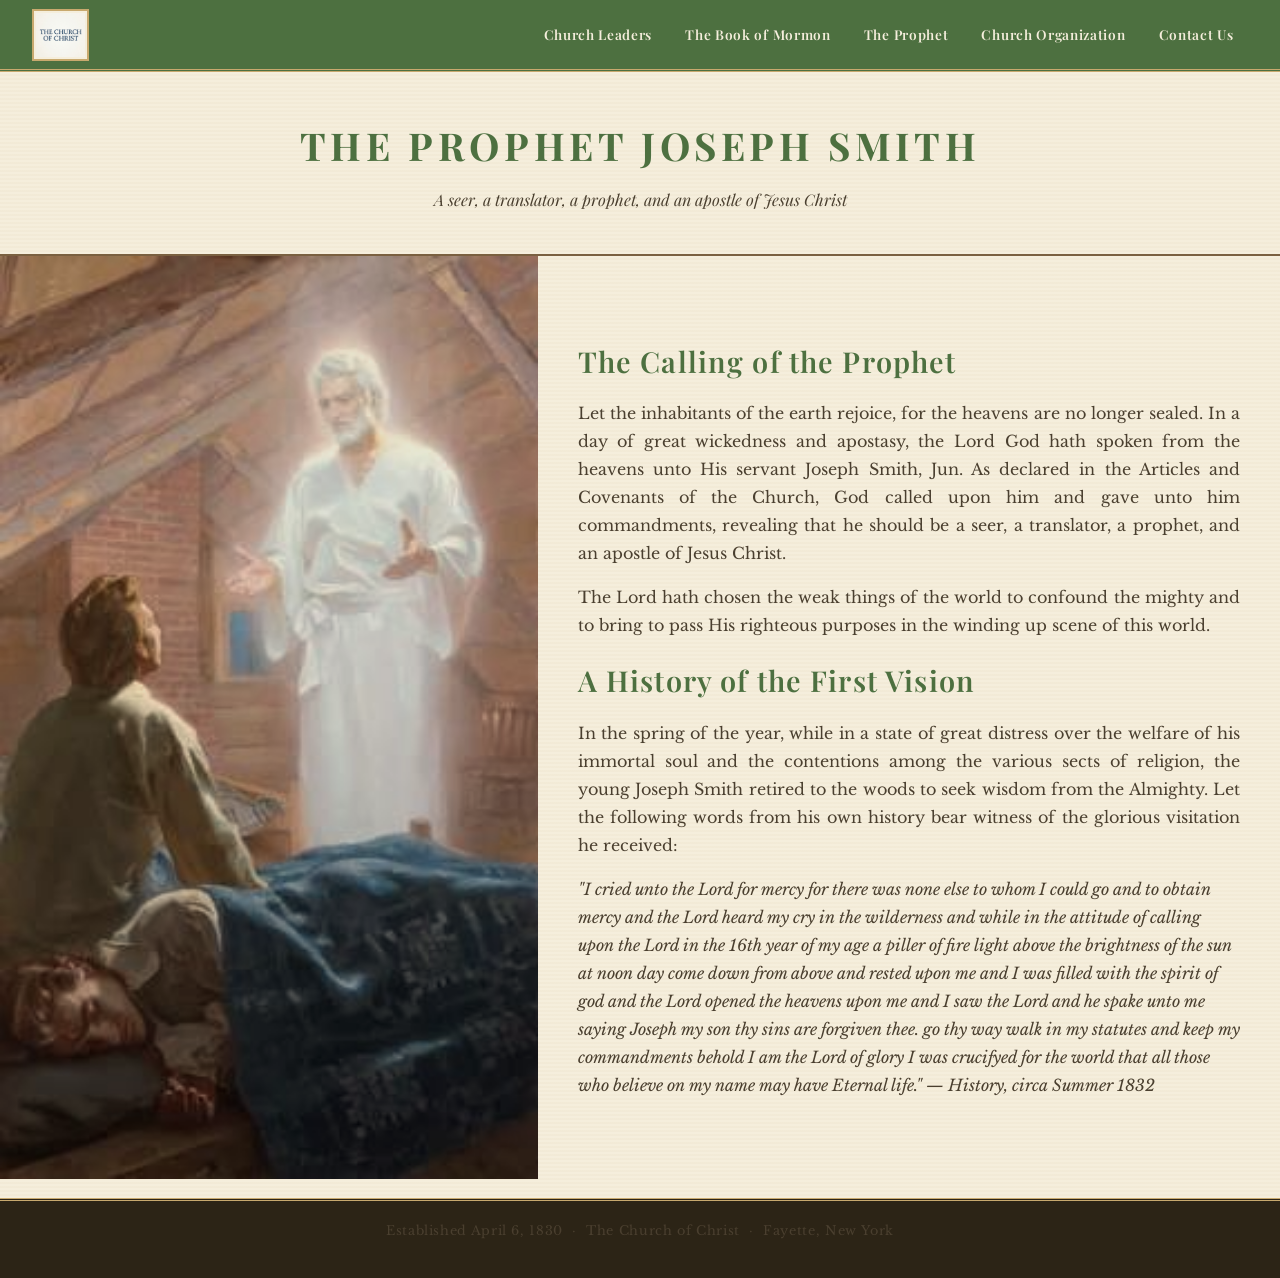
<file: The_Prophet.html>
<!DOCTYPE html>
<html lang="en">
<head>
  <meta charset="UTF-8" />
  <meta name="viewport" content="width=device-width, initial-scale=1.0" />
  <meta name="description" content="The Prophet Joseph Smith — Called of God as a seer, translator, prophet, and apostle of Jesus Christ." />
  <title>The Prophet | The Church of Christ</title>
  <link rel="stylesheet" href="styles.css" />
</head>
<body>

  <nav class="site-nav">
    <a class="logo-wrap" href="index.html">
      <img src="Photos/logo.jpeg" alt="Church of Christ Seal" />
    </a>
    <ul>
      <li><a href="Church_Leaders.html">Church Leaders</a></li>
      <li><a href="The_Book_of_Mormon.html">The Book of Mormon</a></li>
      <li><a href="The_Prophet.html">The Prophet</a></li>
      <li><a href="Church_Organization.html">Church Organization</a></li>
      <li><a href="Contact_Us.html">Contact Us</a></li>
    </ul>
  </nav>

  <!-- Page Header -->
  <div class="page-header">
    <h1>The Prophet Joseph Smith</h1>
    <p class="subtitle">A seer, a translator, a prophet, and an apostle of Jesus Christ</p>
  </div>

  <!-- Content row with image -->
  <section class="page-intro">
    <div class="intro-image">
      <img src="Photos/moronibed_vert.jpeg" alt="The Angel Moroni visiting Joseph Smith" />
    </div>
    <div class="intro-text">
      <h2>The Calling of the Prophet</h2>
      <p>
        Let the inhabitants of the earth rejoice, for the heavens are no longer sealed. In a day of great wickedness and apostasy, the Lord God hath spoken from the heavens unto His servant Joseph Smith, Jun. As declared in the Articles and Covenants of the Church, God called upon him and gave unto him commandments, revealing that he should be a seer, a translator, a prophet, and an apostle of Jesus Christ.
      </p>
      <p>
        The Lord hath chosen the weak things of the world to confound the mighty and to bring to pass His righteous purposes in the winding up scene of this world.
      </p>

      <h2>A History of the First Vision</h2>
      <p>
        In the spring of the year, while in a state of great distress over the welfare of his immortal soul and the contentions among the various sects of religion, the young Joseph Smith retired to the woods to seek wisdom from the Almighty. Let the following words from his own history bear witness of the glorious visitation he received:
      </p>
      <blockquote>
        "I cried unto the Lord for mercy for there was none else to whom I could go and to obtain mercy and the Lord heard my cry in the wilderness and while in the attitude of calling upon the Lord in the 16th year of my age a piller of fire light above the brightness of the sun at noon day come down from above and rested upon me and I was filled with the spirit of god and the Lord opened the heavens upon me and I saw the Lord and he spake unto me saying Joseph my son thy sins are forgiven thee. go thy way walk in my statutes and keep my commandments behold I am the Lord of glory I was crucifyed for the world that all those who believe on my name may have Eternal life."
        <cite>— History, circa Summer 1832</cite>
      </blockquote>
    </div>
  </section>

  <footer>
    <p>Established April 6, 1830 &nbsp;·&nbsp; The Church of Christ &nbsp;·&nbsp; Fayette, New York</p>
  </footer>

</body>
</html>
</file>
<file: styles.css>
/* ============================================================
   styles.css — Shared Stylesheet
   The Church of Christ | 1830s Restoration Website
   ============================================================ */

@import url('https://fonts.googleapis.com/css2?family=Playfair+Display:ital,wght@0,400;0,600;0,700;1,400;1,600&family=Libre+Baskerville:ital,wght@0,400;0,700;1,400&display=swap');

/* ── Root Variables ── */
:root {
  --green-light:   #b8ceaa;
  --green-mid:     #8aad79;
  --green-dark:    #4d7040;
  --cream:         #f5eedc;
  --parchment:     #ede0c0;
  --sepia:         #c8a96e;
  --ink:           #2c2416;
  --ink-faded:     #4a3f2f;
  --border:        #7a6040;
  --accent-gold:   #a07830;
  --accent-red:    #7a2020;
}

/* ── Reset & Base ── */
*, *::before, *::after {
  box-sizing: border-box;
  margin: 0;
  padding: 0;
}

body {
  background-color: var(--cream);
  /* subtle paper noise via repeating gradient */
  background-image:
    repeating-linear-gradient(
      0deg,
      transparent,
      transparent 2px,
      rgba(160,120,48,0.03) 2px,
      rgba(160,120,48,0.03) 4px
    );
  color: var(--ink);
  font-family: 'Libre Baskerville', Georgia, serif;
  font-size: 16px;
  line-height: 1.75;
}

/* ── Typography ── */
h1, h2, h3, h4 {
  font-family: 'Playfair Display', 'Times New Roman', serif;
  color: var(--ink);
  letter-spacing: 0.04em;
}

h1 {
  font-size: 2.6rem;
  font-weight: 700;
  text-transform: uppercase;
  letter-spacing: 0.12em;
}

h2 {
  font-size: 1.6rem;
  font-weight: 600;
  margin-bottom: 0.6rem;
}

p {
  color: var(--ink-faded);
  margin-bottom: 1rem;
}

em, blockquote {
  font-style: italic;
  color: var(--ink-faded);
}

/* ── Ornamental Divider ── */
.ornament {
  text-align: center;
  color: var(--sepia);
  font-size: 1.4rem;
  letter-spacing: 0.3em;
  margin: 0.5rem 0;
}

hr.rule {
  border: none;
  border-top: 1px solid var(--border);
  margin: 0.25rem 0;
}

/* ── Navigation ── */
nav.site-nav {
  background-color: var(--green-dark);
  border-bottom: 3px double var(--sepia);
  padding: 0 2rem;
  display: flex;
  align-items: center;
  justify-content: space-between;
  min-height: 72px;
}

nav.site-nav .logo-wrap {
  display: flex;
  align-items: center;
  gap: 0.8rem;
  text-decoration: none;
}

nav.site-nav .logo-wrap img {
  height: 52px;
  width: auto;
  border: 2px solid var(--sepia);
  padding: 2px;
  background: var(--cream);
}

nav.site-nav .logo-wrap .site-title {
  font-family: 'Playfair Display', serif;
  font-size: 1.05rem;
  font-weight: 700;
  color: var(--cream);
  letter-spacing: 0.06em;
  line-height: 1.2;
}

nav.site-nav ul {
  list-style: none;
  display: flex;
  gap: 0.25rem;
  flex-wrap: wrap;
  justify-content: flex-end;
}

nav.site-nav ul li a {
  display: block;
  padding: 0.4rem 0.85rem;
  font-family: 'Playfair Display', serif;
  font-size: 0.85rem;
  font-weight: 600;
  color: var(--cream);
  text-decoration: none;
  letter-spacing: 0.05em;
  border: 1px solid transparent;
  transition: border-color 0.2s, background-color 0.2s;
}

nav.site-nav ul li a:hover {
  border-color: var(--sepia);
  background-color: rgba(255,255,255,0.08);
}

/* ── Hero Section ── */
.hero {
  position: relative;
  width: 100%;
  max-height: 540px;
  overflow: hidden;
  border-bottom: 4px double var(--border);
}

.hero img {
  width: 100%;
  max-height: 540px;
  object-fit: cover;
  object-position: top center;
  display: block;
  filter: sepia(35%) brightness(0.88);
}

.hero-overlay {
  position: absolute;
  inset: 0;
  background: linear-gradient(to bottom, rgba(30,22,8,0.25) 0%, rgba(30,22,8,0.65) 100%);
  display: flex;
  flex-direction: column;
  align-items: center;
  justify-content: flex-end;
  padding-bottom: 2.5rem;
}

.hero-overlay h1 {
  color: var(--cream);
  text-shadow: 1px 2px 8px rgba(0,0,0,0.7);
  font-size: 3rem;
  text-align: center;
  padding: 0 1rem;
}

.hero-sub {
  color: var(--parchment);
  font-family: 'Playfair Display', serif;
  font-style: italic;
  font-size: 1.05rem;
  margin-top: 0.4rem;
  text-shadow: 1px 1px 4px rgba(0,0,0,0.6);
}

/* ── Section Rows (alternating image-text) ── */
.content-section {
  display: flex;
  align-items: center;
  margin-bottom: 1.2rem;
}

.content-section.reverse {
  flex-direction: row-reverse;
}

.content-section .section-image {
  flex: 0 0 50%;
  overflow: hidden;
}

.content-section .section-image img {
  width: 100%;
  height: auto;
  display: block;
  filter: sepia(30%) brightness(0.9);
}

.content-section .section-text {
  flex: 1;
  padding: 1.3rem 1.7rem;
  background-color: var(--cream);
  display: flex;
  flex-direction: column;
  justify-content: center;
}

.content-section .section-text h2 {
  color: var(--green-dark);
  font-size: 2.2rem;
  margin-bottom: 1.2rem;
}

.content-section .section-text blockquote {
  border-left: 3px solid var(--sepia);
  padding-left: 1rem;
  margin: 0.8rem 0 1.4rem;
  font-style: italic;
  color: var(--ink-faded);
  font-size: 1rem;
}

/* ── Read More Button ── */
.btn-readmore {
  display: inline-block;
  margin-top: 0.5rem;
  padding: 0.45rem 1.4rem;
  font-family: 'Playfair Display', serif;
  font-size: 0.85rem;
  font-weight: 600;
  letter-spacing: 0.08em;
  color: var(--cream);
  background-color: var(--green-dark);
  border: 2px solid var(--accent-gold);
  text-decoration: none;
  transition: background-color 0.2s, color 0.2s;
}

.btn-readmore:hover {
  background-color: var(--accent-gold);
  color: var(--ink);
}


/* ── Scripture Witnesses Band ── */
.witnesses-band {
  background-color: var(--green-dark);
  border-top: 3px double var(--sepia);
  border-bottom: 3px double var(--sepia);
  padding: 3rem 4rem;
  color: var(--cream);
}

.witnesses-band h2 {
  color: var(--green-light);
  font-size: 1.5rem;
  text-align: center;
  margin-bottom: 1.5rem;
  letter-spacing: 0.08em;
}

.witnesses-grid {
  display: grid;
  grid-template-columns: repeat(auto-fit, minmax(280px, 1fr));
  gap: 1.4rem;
}

.witness-card {
  background: rgba(255,255,255,0.07);
  border: 1px solid var(--sepia);
  padding: 1.2rem 1.4rem;
}

.witness-card p {
  color: var(--parchment);
  font-size: 0.9rem;
  line-height: 1.65;
  margin: 0;
}

.witness-card .witness-label {
  font-family: 'Playfair Display', serif;
  font-weight: 700;
  font-size: 0.82rem;
  letter-spacing: 0.06em;
  color: var(--green-light);
  display: block;
  margin-bottom: 0.4rem;
  text-transform: uppercase;
}

/* ── Contact / Inquiries Banner ── */
.inquiries {
  text-align: center;
  padding: 3.5rem 2rem;
  background-color: var(--parchment);
  border-top: 2px solid var(--border);
}

.inquiries h2 {
  font-size: 1.8rem;
  color: var(--green-dark);
  margin-bottom: 0.8rem;
}

.inquiries p {
  max-width: 540px;
  margin: 0 auto 1.5rem;
  font-style: italic;
}

.btn-contact {
  display: inline-block;
  padding: 0.6rem 2rem;
  font-family: 'Playfair Display', serif;
  font-size: 0.95rem;
  font-weight: 700;
  letter-spacing: 0.1em;
  color: var(--cream);
  background-color: var(--green-dark);
  border: 2px solid var(--accent-gold);
  text-decoration: none;
  transition: background-color 0.2s, color 0.2s;
}

.btn-contact:hover {
  background-color: var(--accent-gold);
  color: var(--ink);
}

/* ── Footer ── */
footer {
  background-color: var(--ink);
  color: var(--parchment);
  text-align: center;
  padding: 1.2rem;
  font-size: 0.8rem;
  letter-spacing: 0.05em;
  border-top: 3px double var(--sepia);
}

/* ── Blank page stubs ── */
.page-stub {
  padding: 4rem 2rem;
  text-align: center;
  min-height: 60vh;
  display: flex;
  flex-direction: column;
  align-items: center;
  justify-content: center;
}

.page-stub h1 {
  font-size: 2rem;
  color: var(--green-dark);
  margin-bottom: 1rem;
}

.page-stub p {
  font-style: italic;
  color: var(--ink-faded);
}

/* ── Inner Page Content ── */
.page-header {
  text-align: center;
  padding: 2.5rem 2rem 1.5rem;
  border-bottom: 2px solid var(--border);
}

.page-header h1 {
  color: var(--green-dark);
  font-size: 2.4rem;
  margin-bottom: 0.4rem;
}

.page-header .subtitle {
  font-family: 'Playfair Display', serif;
  font-style: italic;
  color: var(--ink-faded);
  font-size: 1rem;
}

.page-content {
  max-width: 960px;
  margin: 0 auto;
  padding: 2rem 2rem 3rem;
}

.page-content h2 {
  color: var(--green-dark);
  font-size: 1.6rem;
  margin: 2rem 0 0.8rem;
}

.page-content h2:first-of-type {
  margin-top: 0;
}

.page-content p {
  margin-bottom: 1.2rem;
  text-align: justify;
}

.page-content blockquote {
  border-left: 3px solid var(--sepia);
  padding: 1rem 1.2rem;
  margin: 1.2rem 0;
  background: var(--parchment);
  font-style: italic;
  color: var(--ink-faded);
}

.page-content blockquote cite {
  display: block;
  margin-top: 0.6rem;
  font-size: 0.82rem;
  color: var(--sepia);
  font-style: normal;
}

/* Image + text side-by-side on inner pages */
.page-intro {
  display: flex;
  align-items: center;
  margin-bottom: 1.2rem;
}

.page-intro.reverse {
  flex-direction: row-reverse;
}

.page-intro .intro-image {
  flex: 0 0 42%;
  overflow: hidden;
}

.page-intro .intro-image img {
  width: 100%;
  height: auto;
  display: block;
  filter: sepia(30%) brightness(0.9);
}

.page-intro .intro-text {
  flex: 1;
  padding: 1.3rem 2.5rem;
}

.page-intro .intro-text h2 {
  color: var(--green-dark);
  font-size: 1.8rem;
  margin-bottom: 0.8rem;
}

.page-intro .intro-text p {
  text-align: justify;
}

/* Full-width image band on inner pages */
.page-image-band {
  width: 100%;
  overflow: hidden;
  max-height: 400px;
  margin-bottom: 1.2rem;
}

.page-image-band img {
  width: 100%;
  height: auto;
  display: block;
  object-fit: cover;
  max-height: 400px;
  filter: sepia(30%) brightness(0.9);
}

/* Leader cards */
.leader-card {
  display: flex;
  align-items: flex-start;
  gap: 1.2rem;
  padding: 1.4rem 0;
  border-bottom: 1px solid var(--border);
}

.leader-card:last-child {
  border-bottom: none;
}

.leader-title {
  font-family: 'Playfair Display', serif;
  font-weight: 700;
  font-size: 1.15rem;
  color: var(--green-dark);
  margin-bottom: 0.4rem;
}

/* Contact page */
.contact-body {
  max-width: 720px;
  margin: 0 auto;
  padding: 3rem 2rem;
  text-align: center;
}

.contact-body h2 {
  color: var(--green-dark);
  font-size: 1.6rem;
  margin-bottom: 1rem;
}

.contact-body p {
  text-align: justify;
  margin-bottom: 1.2rem;
}
</file>
